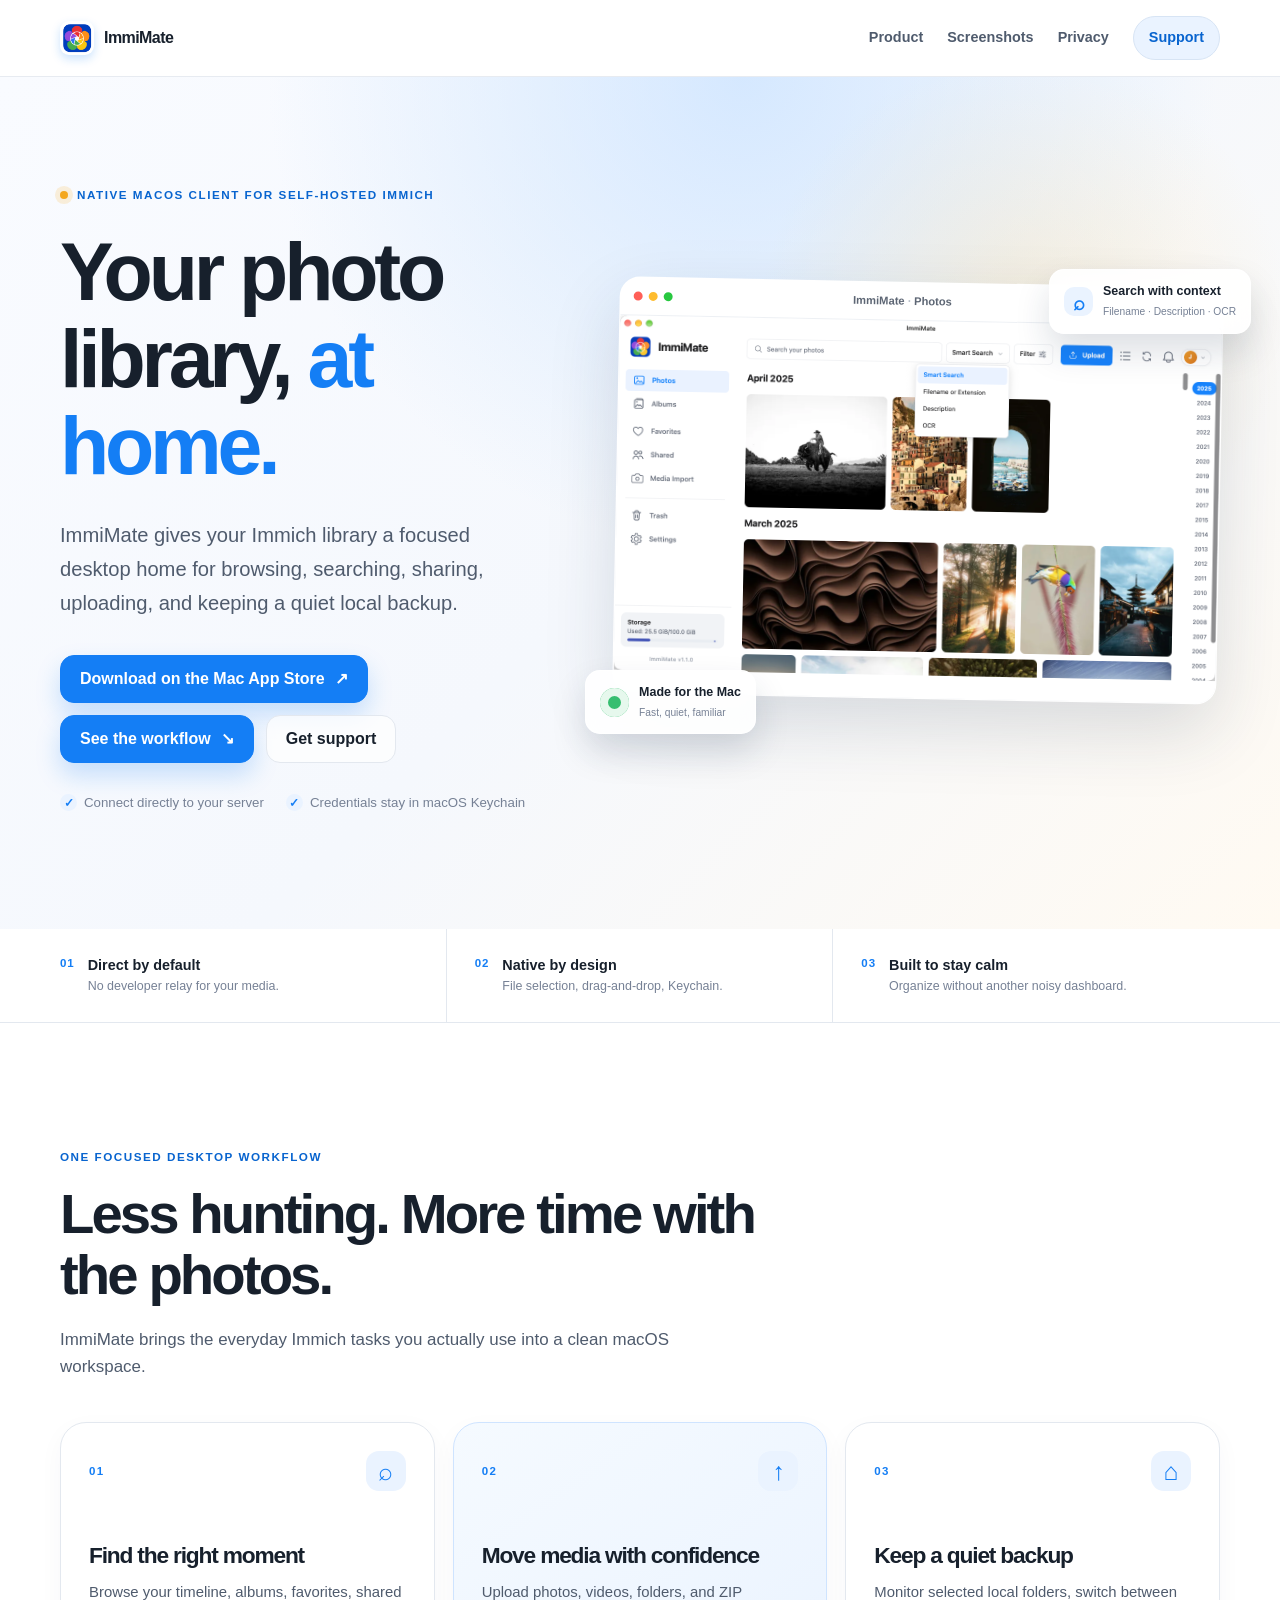
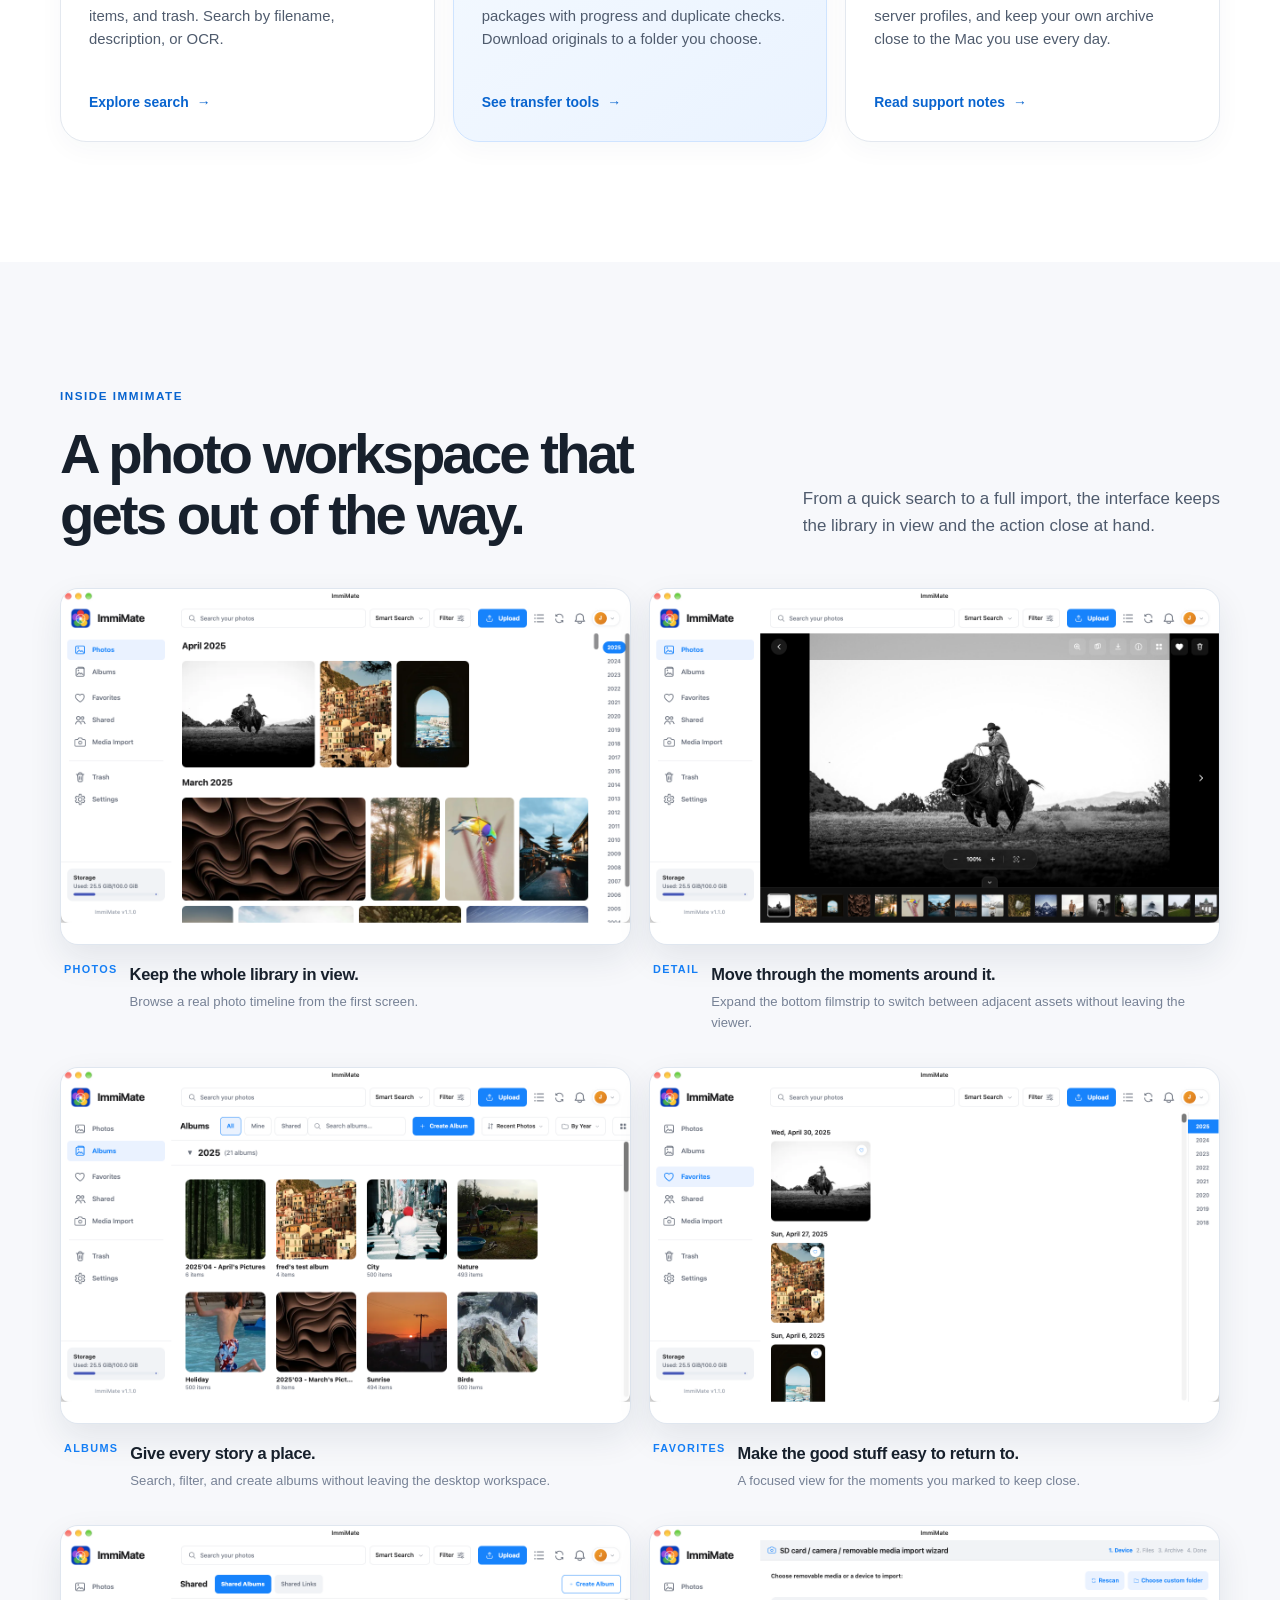
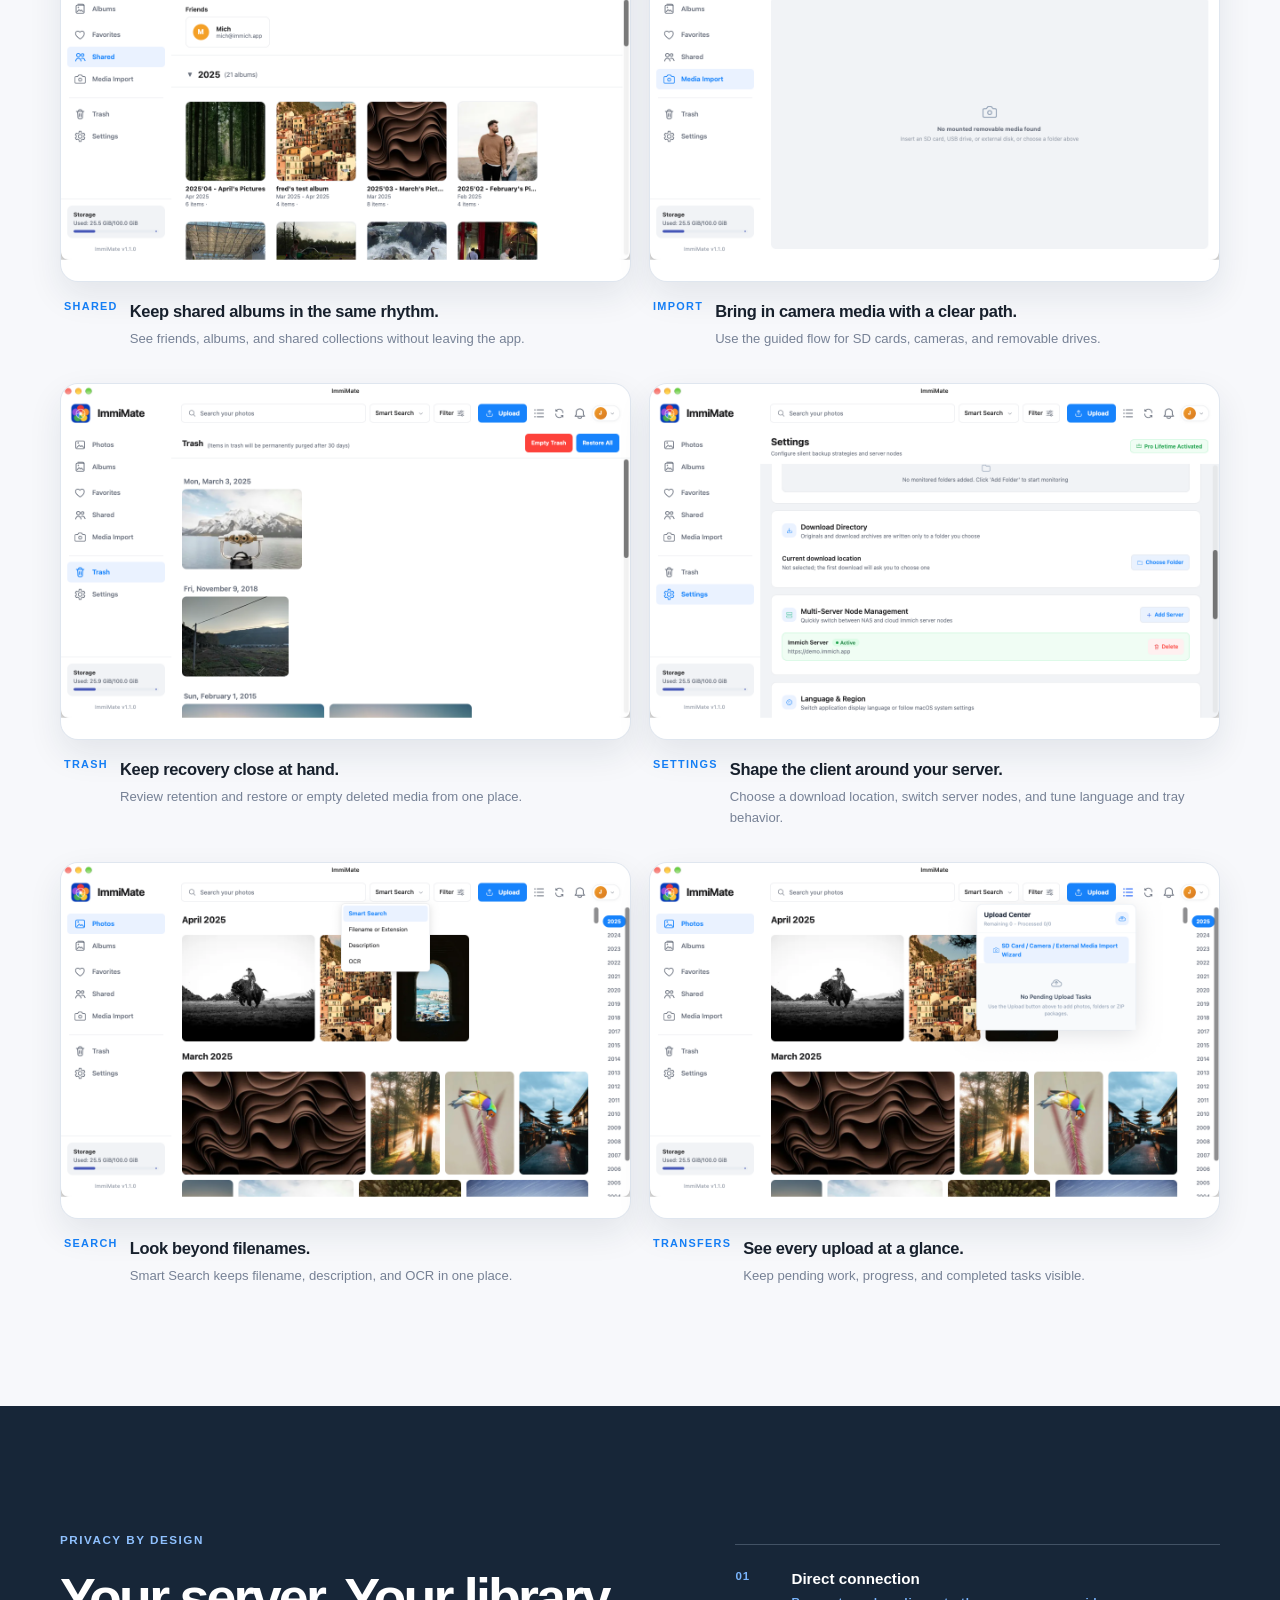
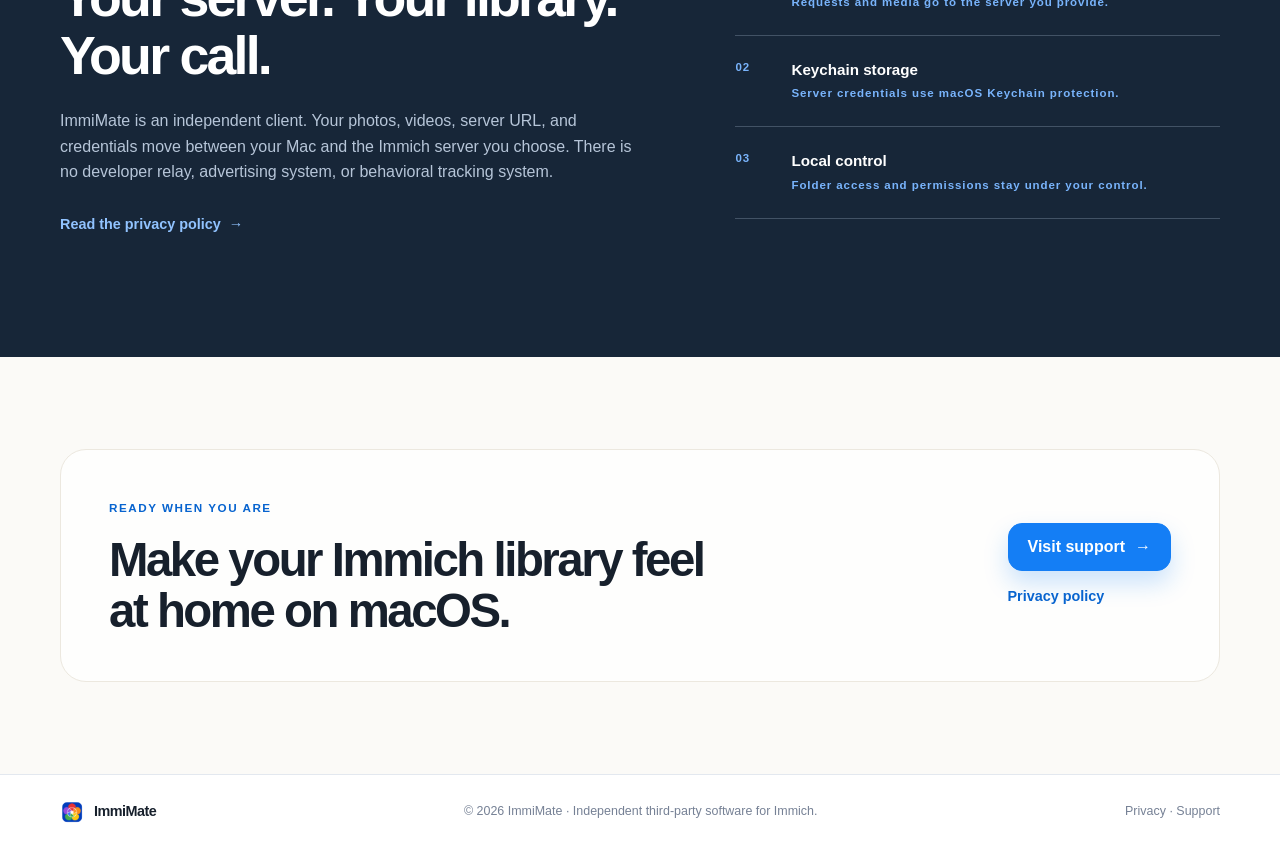
<file: index.html>
<!doctype html>
<html lang="en">
  <head>
    <meta charset="utf-8">
    <meta name="viewport" content="width=device-width, initial-scale=1">
    <meta name="theme-color" content="#f7f8fb">
    <meta name="description" content="ImmiMate is a calm, native macOS client for self-hosted Immich photo libraries." data-i18n="home.meta.description" data-i18n-attr="content">
    <title data-i18n="home.meta.title">ImmiMate — Your photo library, at home</title>
    <link rel="icon" href="assets/app-icon.png" type="image/png">
    <link rel="stylesheet" href="styles.css">
    <script src="assets/i18n.js" defer></script>
  </head>
  <body>
    <header class="site-header">
      <div class="wrap nav">
        <a class="brand" href="./" aria-label="ImmiMate home" data-i18n="common.home.aria" data-i18n-attr="aria-label">
          <img src="assets/app-icon.png" alt="" width="34" height="34">
          <span>ImmiMate</span>
        </a>
        <nav class="nav-links" aria-label="Primary navigation" data-i18n="common.nav.primary" data-i18n-attr="aria-label">
          <a href="#features" data-i18n="common.nav.product">Product</a>
          <a href="#screenshots" data-i18n="common.nav.screenshots">Screenshots</a>
          <a href="privacy/" data-i18n="common.nav.privacy">Privacy</a>
          <a class="nav-cta" href="support/" data-i18n="common.nav.support">Support</a>
        </nav>
      </div>
    </header>

    <main>
      <section class="hero">
        <div class="wrap hero-grid">
          <div class="hero-copy">
            <p class="kicker"><span class="kicker-mark"></span> <span data-i18n="home.hero.kicker">Native macOS client for self-hosted Immich</span></p>
            <h1><span data-i18n="home.hero.title.main">Your photo library,</span> <em data-i18n="home.hero.title.em">at home.</em></h1>
            <p class="hero-lead" data-i18n="home.hero.lead">ImmiMate gives your Immich library a focused desktop home for browsing, searching, sharing, uploading, and keeping a quiet local backup.</p>
            <div class="actions">
              <a class="button" href="https://apps.apple.com/app/id6804659975" target="_blank" rel="noopener"><span data-i18n="home.hero.appStore">Download on the Mac App Store</span> <span aria-hidden="true">↗</span></a>
              <a class="button" href="#screenshots"><span data-i18n="home.hero.workflow">See the workflow</span> <span aria-hidden="true">↘</span></a>
              <a class="button button-secondary" href="support/" data-i18n="home.hero.support">Get support</a>
            </div>
            <div class="hero-notes" aria-label="Product highlights" data-i18n="home.hero.notes" data-i18n-attr="aria-label">
              <span><i aria-hidden="true">✓</i> <span data-i18n="home.hero.note.server">Connect directly to your server</span></span>
              <span><i aria-hidden="true">✓</i> <span data-i18n="home.hero.note.keychain">Credentials stay in macOS Keychain</span></span>
            </div>
          </div>

          <div class="hero-visual">
            <div class="window-card">
              <div class="window-toolbar">
                <div class="traffic-lights" aria-hidden="true"><span></span><span></span><span></span></div>
                <span class="window-title">ImmiMate <b>·</b> <span data-i18n="home.visual.photos">Photos</span></span>
                <span class="window-status"><i></i> <span data-i18n="home.visual.status">Library connected</span></span>
              </div>
              <div class="window-image">
                <img src="assets/screenshots/search.png" alt="ImmiMate Photos screen with Smart Search open" data-i18n="home.visual.hero.alt" data-i18n-attr="alt" width="1280" height="800">
              </div>
            </div>
            <div class="floating-card floating-card-search">
              <span class="floating-icon">⌕</span>
              <span><strong data-i18n="home.visual.search.strong">Search with context</strong><small data-i18n="home.visual.search.small">Filename · Description · OCR</small></span>
            </div>
            <div class="floating-card floating-card-native">
              <span class="native-dot"></span>
              <span><strong data-i18n="home.visual.native.strong">Made for the Mac</strong><small data-i18n="home.visual.native.small">Fast, quiet, familiar</small></span>
            </div>
          </div>
        </div>
      </section>

      <section class="signal-strip" aria-label="Product principles" data-i18n="home.principles.aria" data-i18n-attr="aria-label">
        <div class="wrap signal-grid">
          <div><span class="signal-number">01</span><strong data-i18n="home.principles.direct.title">Direct by default</strong><small data-i18n="home.principles.direct.body">No developer relay for your media.</small></div>
          <div><span class="signal-number">02</span><strong data-i18n="home.principles.native.title">Native by design</strong><small data-i18n="home.principles.native.body">File selection, drag-and-drop, Keychain.</small></div>
          <div><span class="signal-number">03</span><strong data-i18n="home.principles.calm.title">Built to stay calm</strong><small data-i18n="home.principles.calm.body">Organize without another noisy dashboard.</small></div>
        </div>
      </section>

      <section class="section" id="features">
        <div class="wrap">
          <div class="section-heading">
            <p class="kicker" data-i18n="home.features.kicker">One focused desktop workflow</p>
            <h2 data-i18n="home.features.title">Less hunting. More time with the photos.</h2>
            <p data-i18n="home.features.lead">ImmiMate brings the everyday Immich tasks you actually use into a clean macOS workspace.</p>
          </div>
          <div class="feature-grid">
            <article class="feature-card">
              <div class="feature-top"><span class="feature-index">01</span><span class="feature-glyph" aria-hidden="true">⌕</span></div>
              <h3 data-i18n="home.feature.find.title">Find the right moment</h3>
              <p data-i18n="home.feature.find.body">Browse your timeline, albums, favorites, shared items, and trash. Search by filename, description, or OCR.</p>
              <a href="#screenshots"><span data-i18n="home.feature.find.link">Explore search</span> <span aria-hidden="true">→</span></a>
            </article>
            <article class="feature-card feature-card-accent">
              <div class="feature-top"><span class="feature-index">02</span><span class="feature-glyph" aria-hidden="true">↑</span></div>
              <h3 data-i18n="home.feature.transfer.title">Move media with confidence</h3>
              <p data-i18n="home.feature.transfer.body">Upload photos, videos, folders, and ZIP packages with progress and duplicate checks. Download originals to a folder you choose.</p>
              <a href="#screenshots"><span data-i18n="home.feature.transfer.link">See transfer tools</span> <span aria-hidden="true">→</span></a>
            </article>
            <article class="feature-card">
              <div class="feature-top"><span class="feature-index">03</span><span class="feature-glyph" aria-hidden="true">⌂</span></div>
              <h3 data-i18n="home.feature.backup.title">Keep a quiet backup</h3>
              <p data-i18n="home.feature.backup.body">Monitor selected local folders, switch between server profiles, and keep your own archive close to the Mac you use every day.</p>
              <a href="support/"><span data-i18n="home.feature.backup.link">Read support notes</span> <span aria-hidden="true">→</span></a>
            </article>
          </div>
        </div>
      </section>

      <section class="section gallery-section" id="screenshots">
        <div class="wrap">
          <div class="section-heading gallery-heading">
            <div>
              <p class="kicker" data-i18n="home.gallery.kicker">Inside ImmiMate</p>
              <h2 data-i18n="home.gallery.title">A photo workspace that gets out of the way.</h2>
            </div>
            <p data-i18n="home.gallery.lead">From a quick search to a full import, the interface keeps the library in view and the action close at hand.</p>
          </div>
          <div class="screenshot-grid">
            <figure class="shot shot-wide">
              <div class="shot-image"><img src="assets/screenshots/library.png" alt="ImmiMate Photos library with a real photo timeline" data-i18n="home.gallery.library.alt" data-i18n-attr="alt" width="1280" height="800" loading="lazy"></div>
              <figcaption><span data-i18n="home.gallery.library.label">Photos</span><strong data-i18n="home.gallery.library.title">Keep the whole library in view.</strong><small data-i18n="home.gallery.library.body">Browse a real photo timeline from the first screen.</small></figcaption>
            </figure>
            <figure class="shot">
              <div class="shot-image"><img src="assets/screenshots/asset-detail-filmstrip.png" alt="ImmiMate image detail viewer with the bottom filmstrip expanded" data-i18n="home.gallery.detail.alt" data-i18n-attr="alt" width="1280" height="800" loading="lazy"></div>
              <figcaption><span data-i18n="home.gallery.detail.label">Detail</span><strong data-i18n="home.gallery.detail.title">Move through the moments around it.</strong><small data-i18n="home.gallery.detail.body">Expand the bottom filmstrip to switch between adjacent assets without leaving the viewer.</small></figcaption>
            </figure>
            <figure class="shot">
              <div class="shot-image"><img src="assets/screenshots/albums.png" alt="ImmiMate Albums view with real albums" data-i18n="home.gallery.albums.alt" data-i18n-attr="alt" width="1280" height="800" loading="lazy"></div>
              <figcaption><span data-i18n="home.gallery.albums.label">Albums</span><strong data-i18n="home.gallery.albums.title">Give every story a place.</strong><small data-i18n="home.gallery.albums.body">Search, filter, and create albums without leaving the desktop workspace.</small></figcaption>
            </figure>
            <figure class="shot">
              <div class="shot-image"><img src="assets/screenshots/favorites.png" alt="ImmiMate Favorites view" data-i18n="home.gallery.favorites.alt" data-i18n-attr="alt" width="1280" height="800" loading="lazy"></div>
              <figcaption><span data-i18n="home.gallery.favorites.label">Favorites</span><strong data-i18n="home.gallery.favorites.title">Make the good stuff easy to return to.</strong><small data-i18n="home.gallery.favorites.body">A focused view for the moments you marked to keep close.</small></figcaption>
            </figure>
            <figure class="shot">
              <div class="shot-image"><img src="assets/screenshots/shared.png" alt="ImmiMate Shared albums view" data-i18n="home.gallery.shared.alt" data-i18n-attr="alt" width="1280" height="800" loading="lazy"></div>
              <figcaption><span data-i18n="home.gallery.shared.label">Shared</span><strong data-i18n="home.gallery.shared.title">Keep shared albums in the same rhythm.</strong><small data-i18n="home.gallery.shared.body">See friends, albums, and shared collections without leaving the app.</small></figcaption>
            </figure>
            <figure class="shot">
              <div class="shot-image"><img src="assets/screenshots/import.png" alt="ImmiMate removable media import wizard" data-i18n="home.gallery.import.alt" data-i18n-attr="alt" width="1280" height="800" loading="lazy"></div>
              <figcaption><span data-i18n="home.gallery.import.label">Import</span><strong data-i18n="home.gallery.import.title">Bring in camera media with a clear path.</strong><small data-i18n="home.gallery.import.body">Use the guided flow for SD cards, cameras, and removable drives.</small></figcaption>
            </figure>
            <figure class="shot">
              <div class="shot-image"><img src="assets/screenshots/trash.png" alt="ImmiMate Trash view" data-i18n="home.gallery.trash.alt" data-i18n-attr="alt" width="1280" height="800" loading="lazy"></div>
              <figcaption><span data-i18n="home.gallery.trash.label">Trash</span><strong data-i18n="home.gallery.trash.title">Keep recovery close at hand.</strong><small data-i18n="home.gallery.trash.body">Review retention and restore or empty deleted media from one place.</small></figcaption>
            </figure>
            <figure class="shot">
              <div class="shot-image"><img src="assets/screenshots/settings.png" alt="ImmiMate Settings with multi-server and language controls" data-i18n="home.gallery.settings.alt" data-i18n-attr="alt" width="1280" height="800" loading="lazy"></div>
              <figcaption><span data-i18n="home.gallery.settings.label">Settings</span><strong data-i18n="home.gallery.settings.title">Shape the client around your server.</strong><small data-i18n="home.gallery.settings.body">Choose a download location, switch server nodes, and tune language and tray behavior.</small></figcaption>
            </figure>
            <figure class="shot">
              <div class="shot-image"><img src="assets/screenshots/search.png" alt="ImmiMate Smart Search menu over a photo timeline" data-i18n="home.gallery.search.alt" data-i18n-attr="alt" width="1280" height="800" loading="lazy"></div>
              <figcaption><span data-i18n="home.gallery.search.label">Search</span><strong data-i18n="home.gallery.search.title">Look beyond filenames.</strong><small data-i18n="home.gallery.search.body">Smart Search keeps filename, description, and OCR in one place.</small></figcaption>
            </figure>
            <figure class="shot shot-wide">
              <div class="shot-image"><img src="assets/screenshots/uploads.png" alt="ImmiMate Upload Center popover" data-i18n="home.gallery.uploads.alt" data-i18n-attr="alt" width="1280" height="800" loading="lazy"></div>
              <figcaption><span data-i18n="home.gallery.uploads.label">Transfers</span><strong data-i18n="home.gallery.uploads.title">See every upload at a glance.</strong><small data-i18n="home.gallery.uploads.body">Keep pending work, progress, and completed tasks visible.</small></figcaption>
            </figure>
          </div>
        </div>
      </section>

      <section class="section privacy-section">
        <div class="wrap privacy-grid">
          <div>
            <p class="kicker kicker-light" data-i18n="home.privacy.kicker">Privacy by design</p>
            <h2 data-i18n="home.privacy.title">Your server. Your library. Your call.</h2>
            <p data-i18n="home.privacy.body">ImmiMate is an independent client. Your photos, videos, server URL, and credentials move between your Mac and the Immich server you choose. There is no developer relay, advertising system, or behavioral tracking system.</p>
            <a class="text-link text-link-light" href="privacy/"><span data-i18n="home.privacy.link">Read the privacy policy</span> <span aria-hidden="true">→</span></a>
          </div>
          <div class="privacy-list">
            <div><span>01</span><p><strong data-i18n="home.privacy.direct.title">Direct connection</strong><br><span data-i18n="home.privacy.direct.body">Requests and media go to the server you provide.</span></p></div>
            <div><span>02</span><p><strong data-i18n="home.privacy.keychain.title">Keychain storage</strong><br><span data-i18n="home.privacy.keychain.body">Server credentials use macOS Keychain protection.</span></p></div>
            <div><span>03</span><p><strong data-i18n="home.privacy.local.title">Local control</strong><br><span data-i18n="home.privacy.local.body">Folder access and permissions stay under your control.</span></p></div>
          </div>
        </div>
      </section>

      <section class="section closing-section">
        <div class="wrap closing-card">
          <div>
            <p class="kicker" data-i18n="home.closing.kicker">Ready when you are</p>
            <h2 data-i18n="home.closing.title">Make your Immich library feel at home on macOS.</h2>
          </div>
          <div class="closing-actions">
            <a class="button" href="support/"><span data-i18n="home.closing.support">Visit support</span> <span aria-hidden="true">→</span></a>
            <a class="text-link" href="privacy/" data-i18n="home.closing.privacy">Privacy policy</a>
          </div>
        </div>
      </section>
    </main>

    <footer>
      <div class="wrap footer-row">
        <a class="footer-brand" href="./"><img src="assets/app-icon.png" alt="" width="24" height="24"> ImmiMate</a>
        <span data-i18n="common.footer.independent">© 2026 ImmiMate · Independent third-party software for Immich.</span>
        <span><a href="privacy/" data-i18n="common.nav.privacy">Privacy</a> · <a href="support/" data-i18n="common.nav.support">Support</a></span>
      </div>
    </footer>
  </body>
</html>
</file>
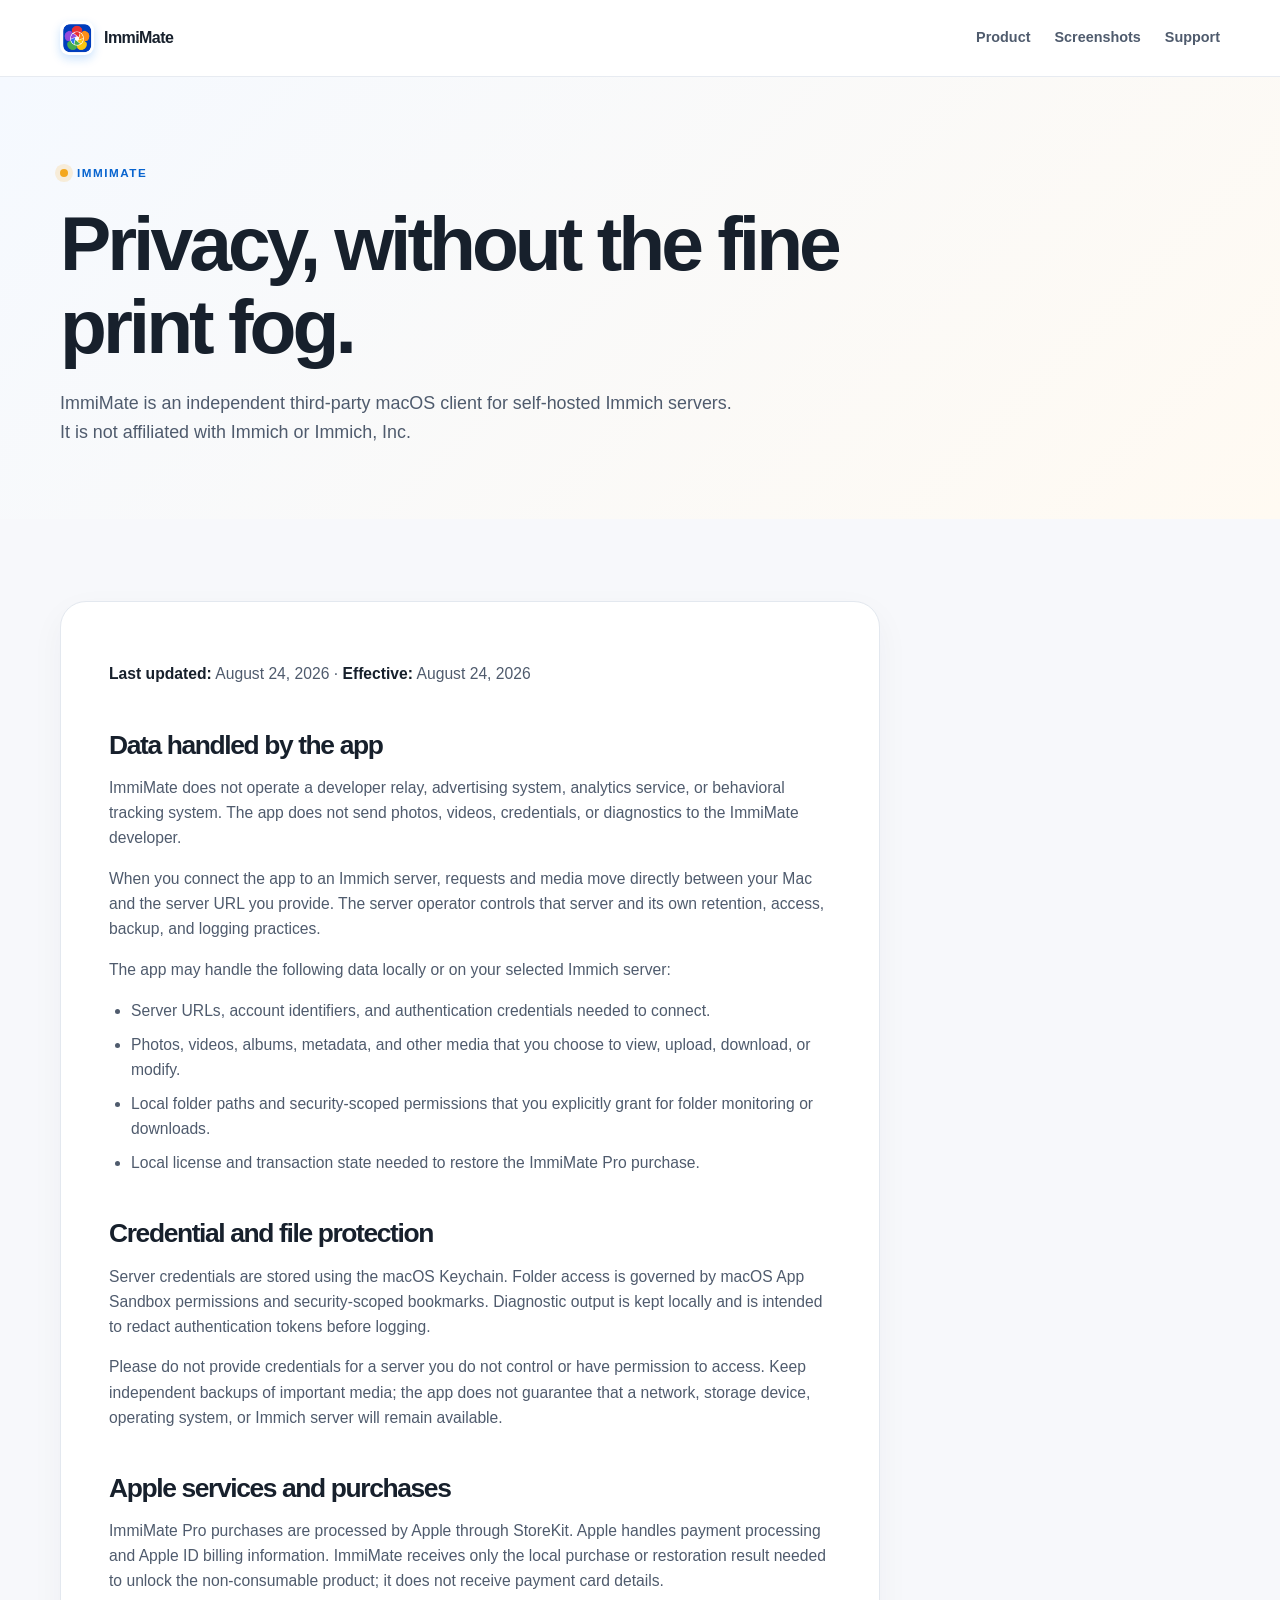
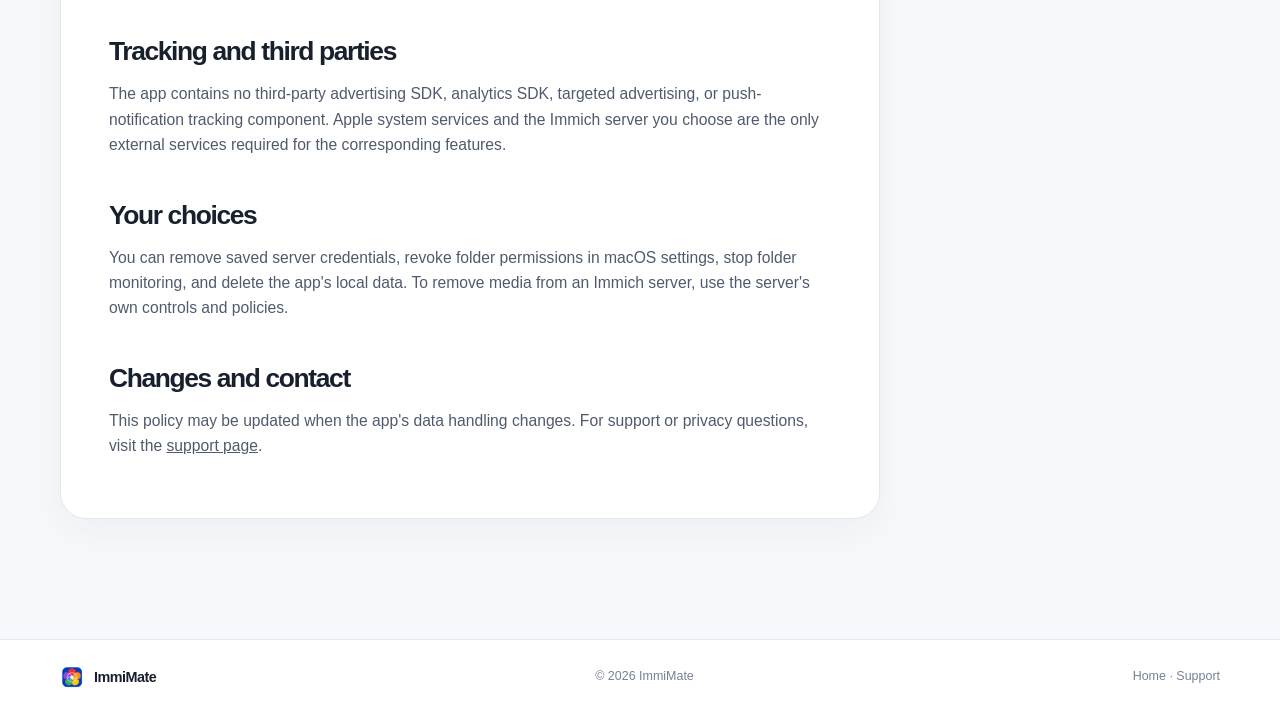
<file: privacy/index.html>
<!doctype html>
<html lang="en">
  <head>
    <meta charset="utf-8">
    <meta name="viewport" content="width=device-width, initial-scale=1">
    <meta name="theme-color" content="#f7f8fb">
    <meta name="description" content="Privacy policy for ImmiMate, an independent macOS client for self-hosted Immich servers." data-i18n="privacy.meta.description" data-i18n-attr="content">
    <title data-i18n="privacy.meta.title">Privacy Policy — ImmiMate</title>
    <link rel="icon" href="../assets/app-icon.png" type="image/png">
    <link rel="stylesheet" href="../styles.css">
    <script src="../assets/i18n.js" defer></script>
  </head>
  <body>
    <header class="site-header">
      <div class="wrap nav">
        <a class="brand" href="../" aria-label="ImmiMate home" data-i18n="common.home.aria" data-i18n-attr="aria-label"><img src="../assets/app-icon.png" alt="" width="34" height="34"><span>ImmiMate</span></a>
        <nav class="nav-links" aria-label="Primary navigation" data-i18n="common.nav.primary" data-i18n-attr="aria-label">
          <a href="../#features" data-i18n="common.nav.product">Product</a>
          <a href="../#screenshots" data-i18n="common.nav.screenshots">Screenshots</a>
          <a href="../support/" data-i18n="common.nav.support">Support</a>
        </nav>
      </div>
    </header>

    <main>
      <section class="page-hero">
        <div class="wrap">
          <p class="kicker"><span class="kicker-mark"></span> <span data-i18n="privacy.hero.kicker">ImmiMate</span></p>
          <h1 data-i18n="privacy.hero.title">Privacy, without the fine print fog.</h1>
          <p class="lead" data-i18n="privacy.hero.lead">ImmiMate is an independent third-party macOS client for self-hosted Immich servers. It is not affiliated with Immich or Immich, Inc.</p>
        </div>
      </section>
      <section class="article-section">
        <div class="wrap">
          <article class="article">
            <p class="muted"><strong data-i18n="privacy.updated.label">Last updated:</strong> <span data-i18n="privacy.updated.date">August 24, 2026</span> · <strong data-i18n="privacy.effective.label">Effective:</strong> <span data-i18n="privacy.effective.date">August 24, 2026</span></p>

            <h2 data-i18n="privacy.data.title">Data handled by the app</h2>
            <p data-i18n="privacy.data.p1">ImmiMate does not operate a developer relay, advertising system, analytics service, or behavioral tracking system. The app does not send photos, videos, credentials, or diagnostics to the ImmiMate developer.</p>
            <p data-i18n="privacy.data.p2">When you connect the app to an Immich server, requests and media move directly between your Mac and the server URL you provide. The server operator controls that server and its own retention, access, backup, and logging practices.</p>
            <p data-i18n="privacy.data.p3">The app may handle the following data locally or on your selected Immich server:</p>
            <ul>
              <li data-i18n="privacy.data.item.credentials">Server URLs, account identifiers, and authentication credentials needed to connect.</li>
              <li data-i18n="privacy.data.item.media">Photos, videos, albums, metadata, and other media that you choose to view, upload, download, or modify.</li>
              <li data-i18n="privacy.data.item.folders">Local folder paths and security-scoped permissions that you explicitly grant for folder monitoring or downloads.</li>
              <li data-i18n="privacy.data.item.license">Local license and transaction state needed to restore the ImmiMate Pro purchase.</li>
            </ul>

            <h2 data-i18n="privacy.protection.title">Credential and file protection</h2>
            <p data-i18n="privacy.protection.p1">Server credentials are stored using the macOS Keychain. Folder access is governed by macOS App Sandbox permissions and security-scoped bookmarks. Diagnostic output is kept locally and is intended to redact authentication tokens before logging.</p>
            <p data-i18n="privacy.protection.p2">Please do not provide credentials for a server you do not control or have permission to access. Keep independent backups of important media; the app does not guarantee that a network, storage device, operating system, or Immich server will remain available.</p>

            <h2 data-i18n="privacy.apple.title">Apple services and purchases</h2>
            <p data-i18n="privacy.apple.p">ImmiMate Pro purchases are processed by Apple through StoreKit. Apple handles payment processing and Apple ID billing information. ImmiMate receives only the local purchase or restoration result needed to unlock the non-consumable product; it does not receive payment card details.</p>

            <h2 data-i18n="privacy.tracking.title">Tracking and third parties</h2>
            <p data-i18n="privacy.tracking.p">The app contains no third-party advertising SDK, analytics SDK, targeted advertising, or push-notification tracking component. Apple system services and the Immich server you choose are the only external services required for the corresponding features.</p>

            <h2 data-i18n="privacy.choices.title">Your choices</h2>
            <p data-i18n="privacy.choices.p">You can remove saved server credentials, revoke folder permissions in macOS settings, stop folder monitoring, and delete the app's local data. To remove media from an Immich server, use the server's own controls and policies.</p>

            <h2 data-i18n="privacy.changes.title">Changes and contact</h2>
            <p><span data-i18n="privacy.changes.p">This policy may be updated when the app's data handling changes. For support or privacy questions, visit the </span><a href="../support/" data-i18n="privacy.changes.link">support page</a>.</p>
          </article>
        </div>
      </section>
    </main>

    <footer>
      <div class="wrap footer-row">
        <a class="footer-brand" href="../"><img src="../assets/app-icon.png" alt="" width="24" height="24"> ImmiMate</a>
        <span data-i18n="common.footer.copyright">© 2026 ImmiMate</span>
        <span><a href="../" data-i18n="common.footer.home">Home</a> · <a href="../support/" data-i18n="common.nav.support">Support</a></span>
      </div>
    </footer>
  </body>
</html>
</file>
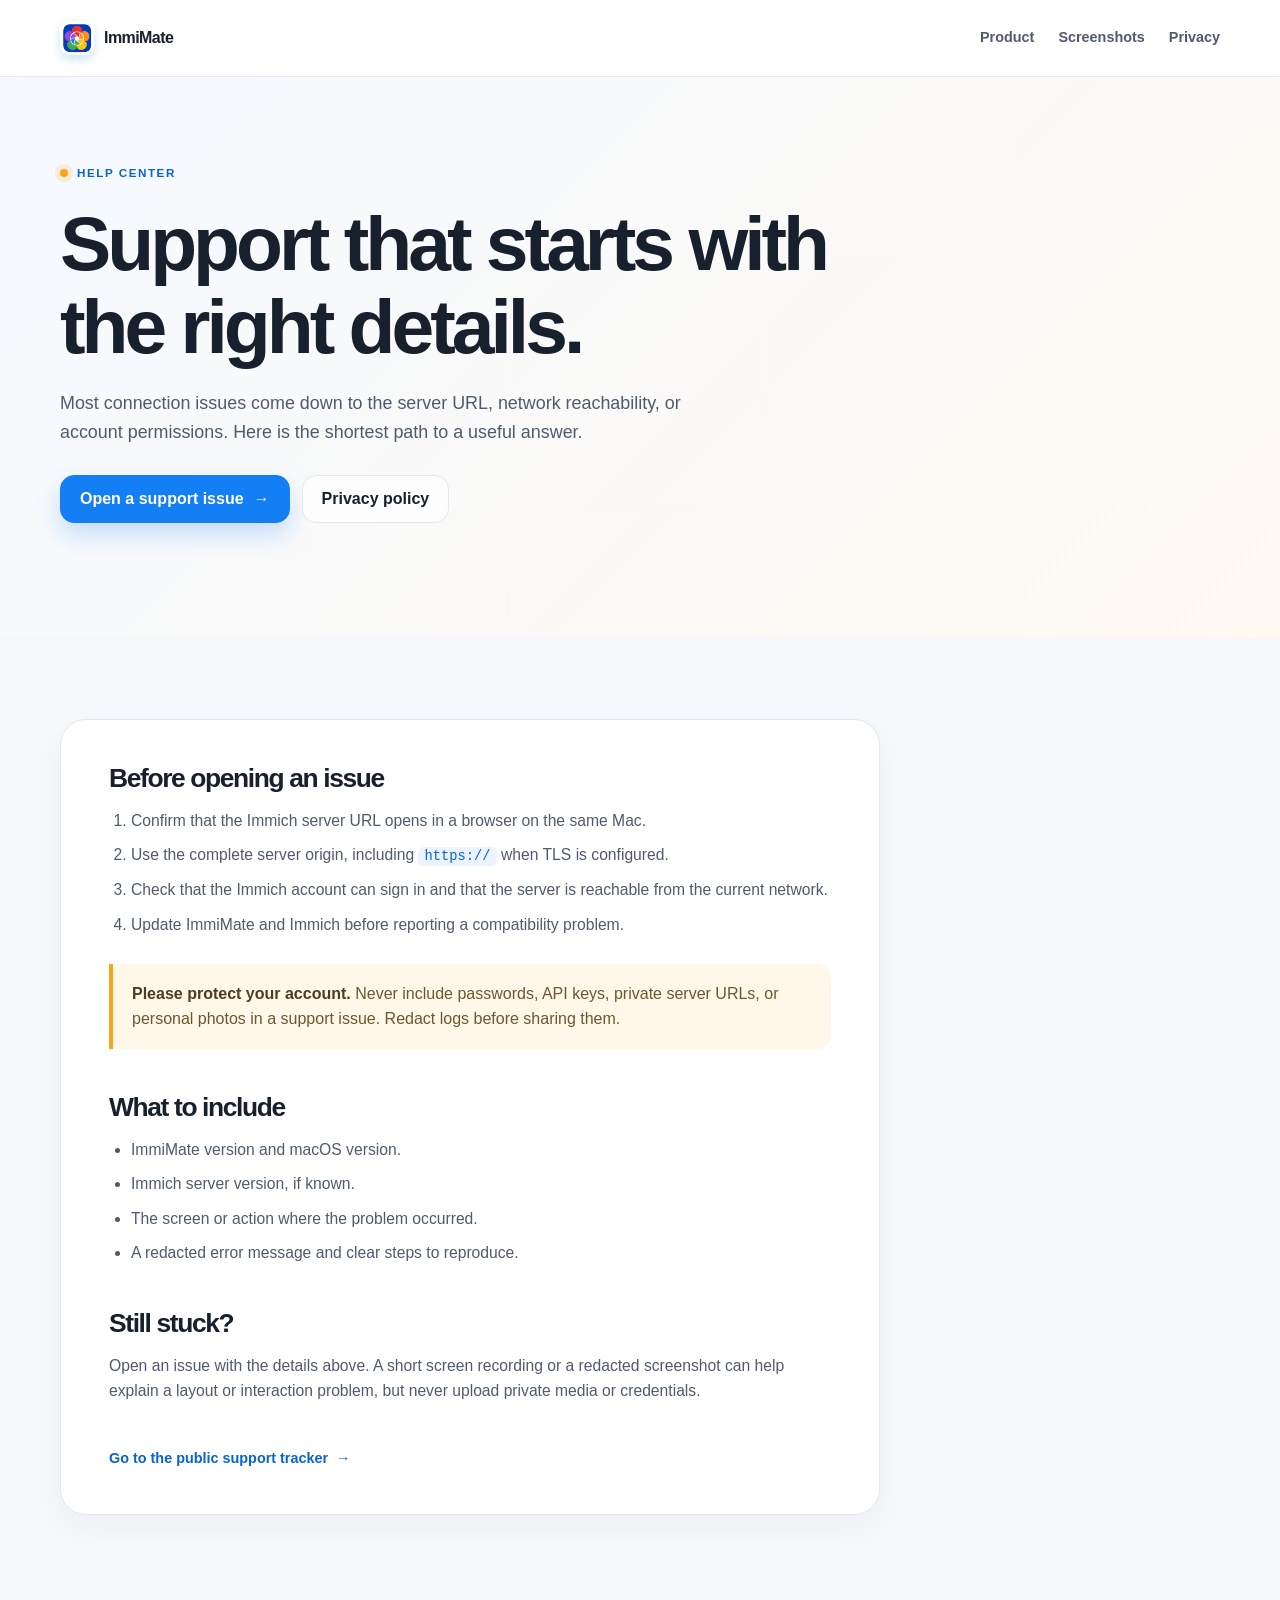
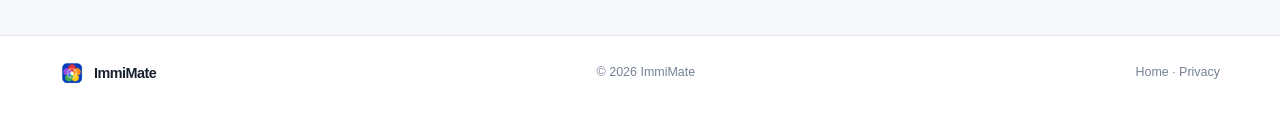
<file: support/index.html>
<!doctype html>
<html lang="en">
  <head>
    <meta charset="utf-8">
    <meta name="viewport" content="width=device-width, initial-scale=1">
    <meta name="theme-color" content="#f7f8fb">
    <meta name="description" content="Get help with ImmiMate for macOS and self-hosted Immich servers." data-i18n="support.meta.description" data-i18n-attr="content">
    <title data-i18n="support.meta.title">Support — ImmiMate</title>
    <link rel="icon" href="../assets/app-icon.png" type="image/png">
    <link rel="stylesheet" href="../styles.css">
    <script src="../assets/i18n.js" defer></script>
  </head>
  <body>
    <header class="site-header">
      <div class="wrap nav">
        <a class="brand" href="../" aria-label="ImmiMate home" data-i18n="common.home.aria" data-i18n-attr="aria-label"><img src="../assets/app-icon.png" alt="" width="34" height="34"><span>ImmiMate</span></a>
        <nav class="nav-links" aria-label="Primary navigation" data-i18n="common.nav.primary" data-i18n-attr="aria-label">
          <a href="../#features" data-i18n="common.nav.product">Product</a>
          <a href="../#screenshots" data-i18n="common.nav.screenshots">Screenshots</a>
          <a href="../privacy/" data-i18n="common.nav.privacy">Privacy</a>
        </nav>
      </div>
    </header>

    <main>
      <section class="page-hero">
        <div class="wrap">
          <p class="kicker"><span class="kicker-mark"></span> <span data-i18n="support.hero.kicker">Help center</span></p>
          <h1 data-i18n="support.hero.title">Support that starts with the right details.</h1>
          <p class="lead" data-i18n="support.hero.lead">Most connection issues come down to the server URL, network reachability, or account permissions. Here is the shortest path to a useful answer.</p>
          <div class="article-actions">
            <a class="button" href="https://github.com/skybit/immimate-site/issues"><span data-i18n="support.hero.issue">Open a support issue</span> <span aria-hidden="true">→</span></a>
            <a class="button button-secondary" href="../privacy/" data-i18n="support.hero.privacy">Privacy policy</a>
          </div>
        </div>
      </section>
      <section class="article-section">
        <div class="wrap">
          <article class="article">
            <h2 data-i18n="support.before.title">Before opening an issue</h2>
            <ol>
              <li data-i18n="support.before.item.url">Confirm that the Immich server URL opens in a browser on the same Mac.</li>
              <li><span data-i18n="support.before.item.origin">Use the complete server origin, including </span><code>https://</code><span data-i18n="support.before.item.origin.suffix"> when TLS is configured.</span></li>
              <li data-i18n="support.before.item.account">Check that the Immich account can sign in and that the server is reachable from the current network.</li>
              <li data-i18n="support.before.item.update">Update ImmiMate and Immich before reporting a compatibility problem.</li>
            </ol>

            <div class="notice"><strong data-i18n="support.notice.strong">Please protect your account.</strong> <span data-i18n="support.notice.body">Never include passwords, API keys, private server URLs, or personal photos in a support issue. Redact logs before sharing them.</span></div>

            <h2 data-i18n="support.include.title">What to include</h2>
            <ul>
              <li data-i18n="support.include.item.version">ImmiMate version and macOS version.</li>
              <li data-i18n="support.include.item.server">Immich server version, if known.</li>
              <li data-i18n="support.include.item.screen">The screen or action where the problem occurred.</li>
              <li data-i18n="support.include.item.reproduce">A redacted error message and clear steps to reproduce.</li>
            </ul>

            <h2 data-i18n="support.stuck.title">Still stuck?</h2>
            <p data-i18n="support.stuck.p">Open an issue with the details above. A short screen recording or a redacted screenshot can help explain a layout or interaction problem, but never upload private media or credentials.</p>
            <a class="text-link" href="https://github.com/skybit/immimate-site/issues"><span data-i18n="support.stuck.link">Go to the public support tracker</span> <span aria-hidden="true">→</span></a>
          </article>
        </div>
      </section>
    </main>

    <footer>
      <div class="wrap footer-row">
        <a class="footer-brand" href="../"><img src="../assets/app-icon.png" alt="" width="24" height="24"> ImmiMate</a>
        <span data-i18n="common.footer.copyright">© 2026 ImmiMate</span>
        <span><a href="../" data-i18n="common.footer.home">Home</a> · <a href="../privacy/" data-i18n="common.nav.privacy">Privacy</a></span>
      </div>
    </footer>
  </body>
</html>
</file>
<file: styles.css>
:root {
  color-scheme: light;
  --ink: #17202c;
  --ink-soft: #4f5b6d;
  --muted: #768195;
  --line: #e3e8ef;
  --surface: #ffffff;
  --canvas: #f7f8fb;
  --canvas-warm: #fbfaf7;
  --blue: #147ef5;
  --blue-dark: #0864cf;
  --blue-wash: #eaf3ff;
  --orange: #f4a71d;
  --navy: #172638;
  --shadow: 0 28px 70px rgba(27, 45, 72, 0.15);
  --radius: 26px;
}

* { box-sizing: border-box; }

html { scroll-behavior: smooth; }

body {
  margin: 0;
  color: var(--ink);
  background: var(--surface);
  font-family: -apple-system, BlinkMacSystemFont, "SF Pro Display", "SF Pro Text", "Segoe UI", sans-serif;
  line-height: 1.6;
  -webkit-font-smoothing: antialiased;
}

img { display: block; max-width: 100%; }
a { color: inherit; }
a:hover { color: var(--blue-dark); }
.muted { color: var(--muted); }

.wrap { width: min(1160px, calc(100% - 48px)); margin: 0 auto; }

.site-header {
  position: sticky;
  top: 0;
  z-index: 20;
  border-bottom: 1px solid rgba(227, 232, 239, 0.85);
  background: rgba(255, 255, 255, 0.84);
  backdrop-filter: blur(18px);
}

.nav { min-height: 76px; display: flex; align-items: center; justify-content: space-between; gap: 24px; }
.brand, .footer-brand { display: inline-flex; align-items: center; gap: 10px; color: var(--ink); font-weight: 800; letter-spacing: -0.035em; text-decoration: none; }
.brand img { border-radius: 9px; box-shadow: 0 4px 10px rgba(20, 126, 245, 0.22); }
.nav-links { display: flex; align-items: center; flex-wrap: wrap; gap: 24px; font-size: 0.9rem; font-weight: 650; }
.nav-links a { color: var(--ink-soft); text-decoration: none; }
.nav-links a:hover { color: var(--ink); }
.nav-links .nav-cta { padding: 9px 15px; border: 1px solid #d7e4f4; border-radius: 999px; color: var(--blue-dark); background: var(--blue-wash); }

.hero { overflow: hidden; padding: 104px 0 116px; background: radial-gradient(circle at 80% 28%, rgba(255, 224, 166, 0.36), transparent 22%), radial-gradient(circle at 58% 0%, rgba(205, 228, 255, 0.8), transparent 42%), linear-gradient(135deg, #f9fbff 0%, #f5f8fd 52%, #fffaf2 100%); }
.hero-grid { display: grid; grid-template-columns: minmax(0, 0.86fr) minmax(520px, 1.14fr); align-items: center; gap: 68px; }
.hero-copy { position: relative; z-index: 1; }
.kicker { display: inline-flex; align-items: center; gap: 9px; margin: 0; color: var(--blue-dark); font-size: 0.73rem; font-weight: 800; letter-spacing: 0.13em; line-height: 1.2; text-transform: uppercase; }
.kicker-mark { width: 8px; height: 8px; border-radius: 50%; background: var(--orange); box-shadow: 0 0 0 5px rgba(244, 167, 29, 0.16); }
h1, h2, h3 { margin: 0; line-height: 1.08; letter-spacing: -0.052em; }
h1 { max-width: 640px; margin-top: 22px; font-size: clamp(3.4rem, 6.3vw, 6.7rem); }
h1 em { color: var(--blue); font-style: normal; }
.hero-lead { max-width: 560px; margin: 28px 0 0; color: var(--ink-soft); font-size: clamp(1.08rem, 1.6vw, 1.26rem); line-height: 1.7; }
.actions { display: flex; flex-wrap: wrap; align-items: center; gap: 12px; margin-top: 34px; }
.button { display: inline-flex; align-items: center; justify-content: center; gap: 10px; min-height: 48px; padding: 0 19px; border: 1px solid var(--blue); border-radius: 14px; background: var(--blue); color: #fff; font-weight: 750; text-decoration: none; box-shadow: 0 12px 24px rgba(20, 126, 245, 0.22); transition: transform 180ms ease, box-shadow 180ms ease, background 180ms ease; }
.button:hover { color: #fff; background: var(--blue-dark); box-shadow: 0 16px 30px rgba(20, 126, 245, 0.28); transform: translateY(-2px); }
.button-secondary { border-color: var(--line); background: rgba(255, 255, 255, 0.72); color: var(--ink); box-shadow: none; }
.button-secondary:hover { color: var(--ink); background: #fff; box-shadow: 0 8px 18px rgba(27, 45, 72, 0.08); }
.hero-notes { display: flex; flex-wrap: wrap; gap: 14px 22px; margin-top: 29px; color: var(--muted); font-size: 0.83rem; }
.hero-notes span { display: inline-flex; align-items: center; gap: 7px; }
.hero-notes i { display: inline-grid; width: 17px; height: 17px; place-items: center; border-radius: 50%; color: var(--blue); background: var(--blue-wash); font-size: 0.72rem; font-style: normal; font-weight: 900; }

.hero-visual { position: relative; min-width: 0; padding: 22px 0 36px 18px; }
.window-card { position: relative; overflow: hidden; border: 1px solid rgba(255, 255, 255, 0.92); border-radius: 20px; background: #fff; box-shadow: var(--shadow); transform: rotate(1.1deg); }
.window-toolbar { display: flex; align-items: center; min-height: 38px; padding: 0 13px; border-bottom: 1px solid #edf0f4; background: rgba(255, 255, 255, 0.96); }
.traffic-lights { display: flex; gap: 6px; }
.traffic-lights span { width: 9px; height: 9px; border-radius: 50%; background: #ff5f57; }
.traffic-lights span:nth-child(2) { background: #febc2e; }
.traffic-lights span:nth-child(3) { background: #28c840; }
.window-title { flex: 1; margin-left: 12px; color: #5d6674; font-size: 0.7rem; font-weight: 700; text-align: center; }
.window-title b { color: #b0b8c5; }
.window-status { display: inline-flex; align-items: center; gap: 5px; color: #6e7d8f; font-size: 0.62rem; white-space: nowrap; }
.window-status i, .native-dot { width: 6px; height: 6px; border-radius: 50%; background: #36be70; }
.window-image { overflow: hidden; background: #f3f5f8; }
.window-image img { display: block; width: 100%; height: auto; object-fit: contain; object-position: center; }
.floating-card { position: absolute; display: flex; align-items: center; gap: 10px; padding: 12px 14px; border: 1px solid rgba(255, 255, 255, 0.9); border-radius: 15px; background: rgba(255, 255, 255, 0.92); box-shadow: 0 18px 34px rgba(27, 45, 72, 0.15); backdrop-filter: blur(14px); }
.floating-card strong, .floating-card small { display: block; }
.floating-card strong { font-size: 0.78rem; }
.floating-card small { margin-top: 2px; color: var(--muted); font-size: 0.64rem; }
.floating-card-search { top: 2%; right: -5%; }
.floating-card-native { bottom: 0; left: -2%; }
.floating-icon { display: grid; width: 29px; height: 29px; place-items: center; border-radius: 10px; color: var(--blue); background: var(--blue-wash); font-size: 1.25rem; font-weight: 800; }
.native-dot { width: 29px; height: 29px; box-shadow: inset 0 0 0 8px #e6f8ed; }

.signal-strip { border-bottom: 1px solid var(--line); background: #fff; }
.signal-grid { display: grid; grid-template-columns: repeat(3, 1fr); }
.signal-grid > div { display: grid; grid-template-columns: auto 1fr; column-gap: 13px; padding: 25px 28px; border-right: 1px solid var(--line); }
.signal-grid > div:first-child { padding-left: 0; }
.signal-grid > div:last-child { padding-right: 0; border-right: 0; }
.signal-number { grid-row: span 2; color: var(--blue); font-size: 0.72rem; font-weight: 850; letter-spacing: 0.08em; }
.signal-grid strong { font-size: 0.9rem; }
.signal-grid small { color: var(--muted); font-size: 0.78rem; }

.section { padding: 120px 0; }
.section-heading { max-width: 730px; margin-bottom: 42px; }
.section-heading h2 { margin-top: 16px; font-size: clamp(2.25rem, 4.4vw, 4.2rem); }
.section-heading > p:last-child { max-width: 620px; margin: 20px 0 0; color: var(--ink-soft); font-size: 1.06rem; }
.feature-grid { display: grid; grid-template-columns: repeat(3, 1fr); gap: 18px; }
.feature-card { display: flex; min-height: 320px; flex-direction: column; padding: 28px; border: 1px solid var(--line); border-radius: var(--radius); background: #fff; box-shadow: 0 8px 26px rgba(27, 45, 72, 0.035); }
.feature-card-accent { border-color: #cfe4ff; background: linear-gradient(145deg, #f5faff 0%, #eaf3ff 100%); }
.feature-top { display: flex; align-items: center; justify-content: space-between; margin-bottom: 52px; }
.feature-index { color: var(--blue); font-size: 0.72rem; font-weight: 850; letter-spacing: 0.12em; }
.feature-glyph { display: grid; width: 40px; height: 40px; place-items: center; border-radius: 13px; color: var(--blue); background: var(--blue-wash); font-size: 1.55rem; font-weight: 500; }
.feature-card h3 { font-size: 1.42rem; }
.feature-card p { margin: 13px 0 0; color: var(--ink-soft); font-size: 0.93rem; }
.feature-card a { display: inline-flex; align-items: center; gap: 8px; margin-top: auto; padding-top: 28px; color: var(--blue-dark); font-size: 0.87rem; font-weight: 750; text-decoration: none; }

.gallery-section { background: var(--canvas); }
.gallery-heading { display: grid; grid-template-columns: 1fr 0.62fr; align-items: end; gap: 70px; max-width: none; }
.gallery-heading > p { margin: 0; padding-bottom: 6px; color: var(--ink-soft); }
.screenshot-grid { display: grid; grid-template-columns: repeat(2, 1fr); gap: 34px 18px; }
.shot { min-width: 0; margin: 0; }
.shot-image { overflow: hidden; border: 1px solid #dfe6ef; border-radius: 18px; background: #e9edf3; box-shadow: 0 14px 34px rgba(27, 45, 72, 0.09); }
.shot-image img { display: block; width: 100%; height: auto; object-fit: contain; object-position: center; }
.shot:hover .shot-image { box-shadow: 0 18px 40px rgba(27, 45, 72, 0.13); }
.shot figcaption { display: grid; grid-template-columns: auto 1fr; column-gap: 12px; padding: 16px 4px 0; }
.shot figcaption span { grid-row: span 2; color: var(--blue); font-size: 0.68rem; font-weight: 850; letter-spacing: 0.12em; text-transform: uppercase; }
.shot figcaption strong { font-size: 1.03rem; letter-spacing: -0.02em; }
.shot figcaption small { margin-top: 3px; color: var(--muted); font-size: 0.82rem; }

.privacy-section { color: #fff; background: var(--navy); }
.privacy-grid { display: grid; grid-template-columns: 0.95fr 0.8fr; gap: 100px; align-items: center; }
.kicker-light { color: #8fc1ff; }
.privacy-grid h2 { max-width: 600px; margin-top: 17px; font-size: clamp(2.25rem, 4.2vw, 4rem); }
.privacy-grid > div:first-child > p:not(.kicker) { max-width: 600px; margin: 24px 0 0; color: #b6c5d8; font-size: 1rem; }
.text-link { display: inline-flex; align-items: center; gap: 8px; margin-top: 28px; color: var(--blue-dark); font-size: 0.9rem; font-weight: 800; text-decoration: none; }
.text-link-light { color: #91c3ff; }
.privacy-list { border-top: 1px solid rgba(202, 220, 242, 0.24); }
.privacy-list > div { display: grid; grid-template-columns: 36px 1fr; gap: 20px; padding: 22px 0; border-bottom: 1px solid rgba(202, 220, 242, 0.24); }
.privacy-list span { color: #79b4fc; font-size: 0.72rem; font-weight: 850; letter-spacing: 0.08em; }
.privacy-list p { margin: 0; color: #b6c5d8; font-size: 0.86rem; }
.privacy-list strong { color: #fff; font-size: 0.95rem; }

.closing-section { padding: 92px 0; background: var(--canvas-warm); }
.closing-card { display: flex; align-items: center; justify-content: space-between; gap: 44px; padding: 44px 48px; border: 1px solid #ece8df; border-radius: var(--radius); background: rgba(255, 255, 255, 0.78); }
.closing-card h2 { max-width: 630px; margin-top: 15px; font-size: clamp(2rem, 3.7vw, 3.4rem); }
.closing-actions { display: flex; min-width: 160px; flex-direction: column; align-items: flex-start; gap: 6px; }
.closing-actions .text-link { margin-top: 8px; }

footer { border-top: 1px solid var(--line); padding: 25px 0 38px; color: var(--muted); font-size: 0.78rem; }
.footer-row { display: flex; align-items: center; justify-content: space-between; gap: 16px; flex-wrap: wrap; }
.footer-brand { color: var(--ink); font-size: 0.9rem; }
.footer-brand img { border-radius: 6px; }
footer a { text-decoration: none; }

.page-hero { padding: 82px 0 72px; background: linear-gradient(135deg, #f5f9ff 0%, #fffaf2 100%); }
.page-hero h1 { max-width: 780px; margin-top: 17px; font-size: clamp(3rem, 6vw, 5.3rem); }
.page-hero .lead { max-width: 680px; margin: 22px 0 0; color: var(--ink-soft); font-size: 1.12rem; }
.article-section { padding: 82px 0 120px; background: var(--canvas); }
.article { max-width: 820px; padding: 44px 48px; border: 1px solid var(--line); border-radius: var(--radius); background: #fff; box-shadow: 0 12px 34px rgba(27, 45, 72, 0.045); }
.article h2 { margin: 44px 0 13px; font-size: 1.65rem; }
.article h2:first-child { margin-top: 0; }
.article h3 { margin: 28px 0 9px; font-size: 1.13rem; }
.article p, .article li { color: var(--ink-soft); font-size: 0.98rem; }
.article ul, .article ol { padding-left: 22px; }
.article li { margin: 9px 0; }
.article strong { color: var(--ink); }
.article code { padding: 2px 6px; border-radius: 6px; background: var(--blue-wash); color: var(--blue-dark); font-size: 0.88em; }
.notice { margin: 27px 0; padding: 17px 19px; border-left: 4px solid var(--orange); border-radius: 0 14px 14px 0; background: #fff8e9; color: #6b5730; }
.notice strong { color: #4d3c1f; }
.article-actions { display: flex; flex-wrap: wrap; gap: 12px; margin: 28px 0 42px; }

@media (max-width: 980px) {
  .hero-grid { grid-template-columns: 1fr; gap: 50px; }
  .hero-copy { max-width: 760px; }
  .hero-visual { max-width: 760px; padding-left: 5%; }
  .floating-card-search { right: -2%; }
  .privacy-grid { gap: 58px; }
}

@media (max-width: 760px) {
  .wrap { width: min(100% - 30px, 640px); }
  .nav { align-items: flex-start; padding: 14px 0; flex-direction: column; gap: 13px; }
  .nav-links { gap: 14px 18px; font-size: 0.82rem; }
  .nav-links .nav-cta { padding: 7px 12px; }
  .hero { padding: 72px 0 80px; }
  h1 { font-size: clamp(3rem, 15vw, 4.7rem); }
  .hero-visual { padding: 12px 0 55px; }
  .window-card { transform: none; }
  .floating-card { transform: scale(0.92); transform-origin: bottom left; }
  .floating-card-search { top: auto; right: -7px; bottom: 10px; }
  .floating-card-native { left: -7px; bottom: -39px; }
  .signal-grid { grid-template-columns: 1fr; }
  .signal-grid > div, .signal-grid > div:first-child, .signal-grid > div:last-child { padding: 19px 0; border-right: 0; border-bottom: 1px solid var(--line); }
  .signal-grid > div:last-child { border-bottom: 0; }
  .section { padding: 82px 0; }
  .feature-grid, .screenshot-grid { grid-template-columns: 1fr; }
  .feature-card { min-height: 280px; }
  .gallery-heading { display: block; }
  .gallery-heading > p { margin-top: 18px; }
  .privacy-grid { grid-template-columns: 1fr; gap: 48px; }
  .closing-section { padding: 62px 0; }
  .closing-card { align-items: flex-start; padding: 30px 25px; flex-direction: column; }
  .closing-actions { flex-direction: row; align-items: center; flex-wrap: wrap; }
  .article-section { padding: 58px 0 82px; }
  .article { padding: 30px 23px; border-radius: 20px; }
  .page-hero { padding: 62px 0 54px; }
}

@media (prefers-reduced-motion: reduce) {
  html { scroll-behavior: auto; }
  *, *::before, *::after { transition-duration: 0.01ms !important; animation-duration: 0.01ms !important; }
}
</file>
